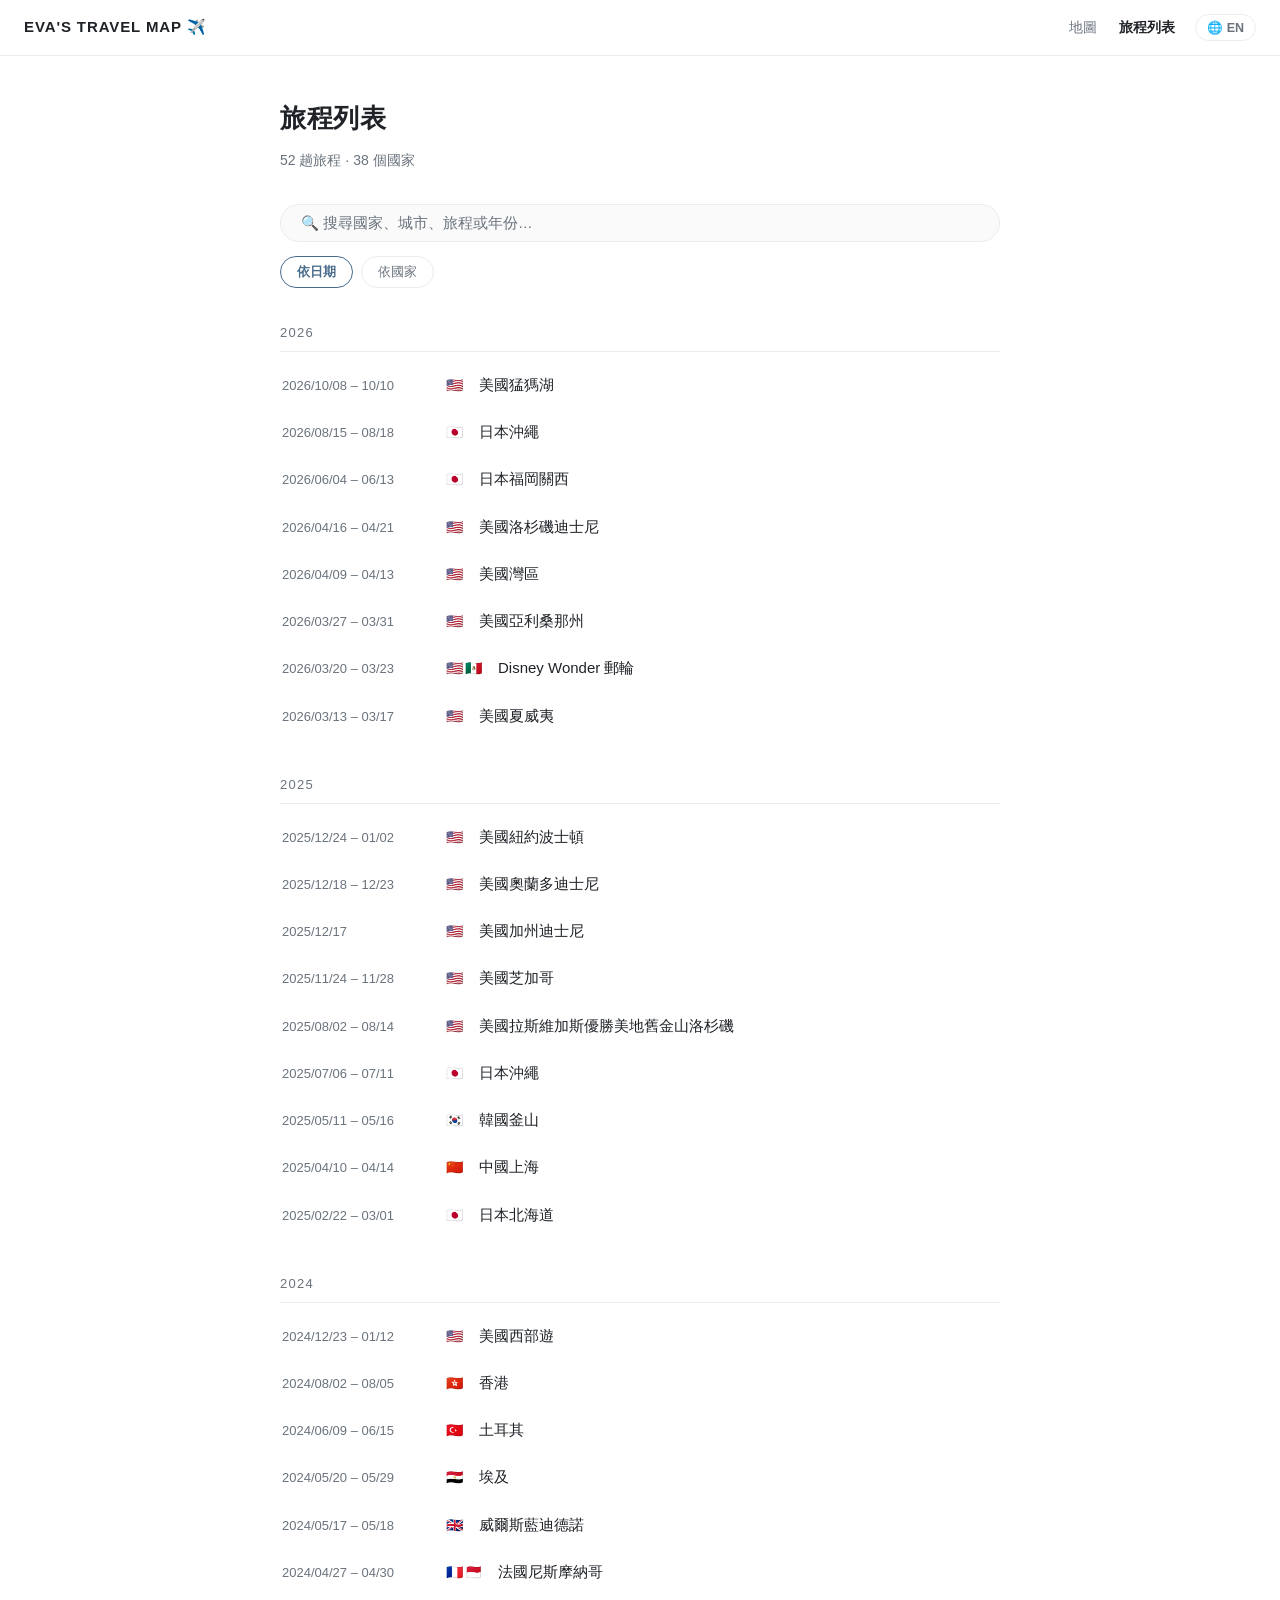
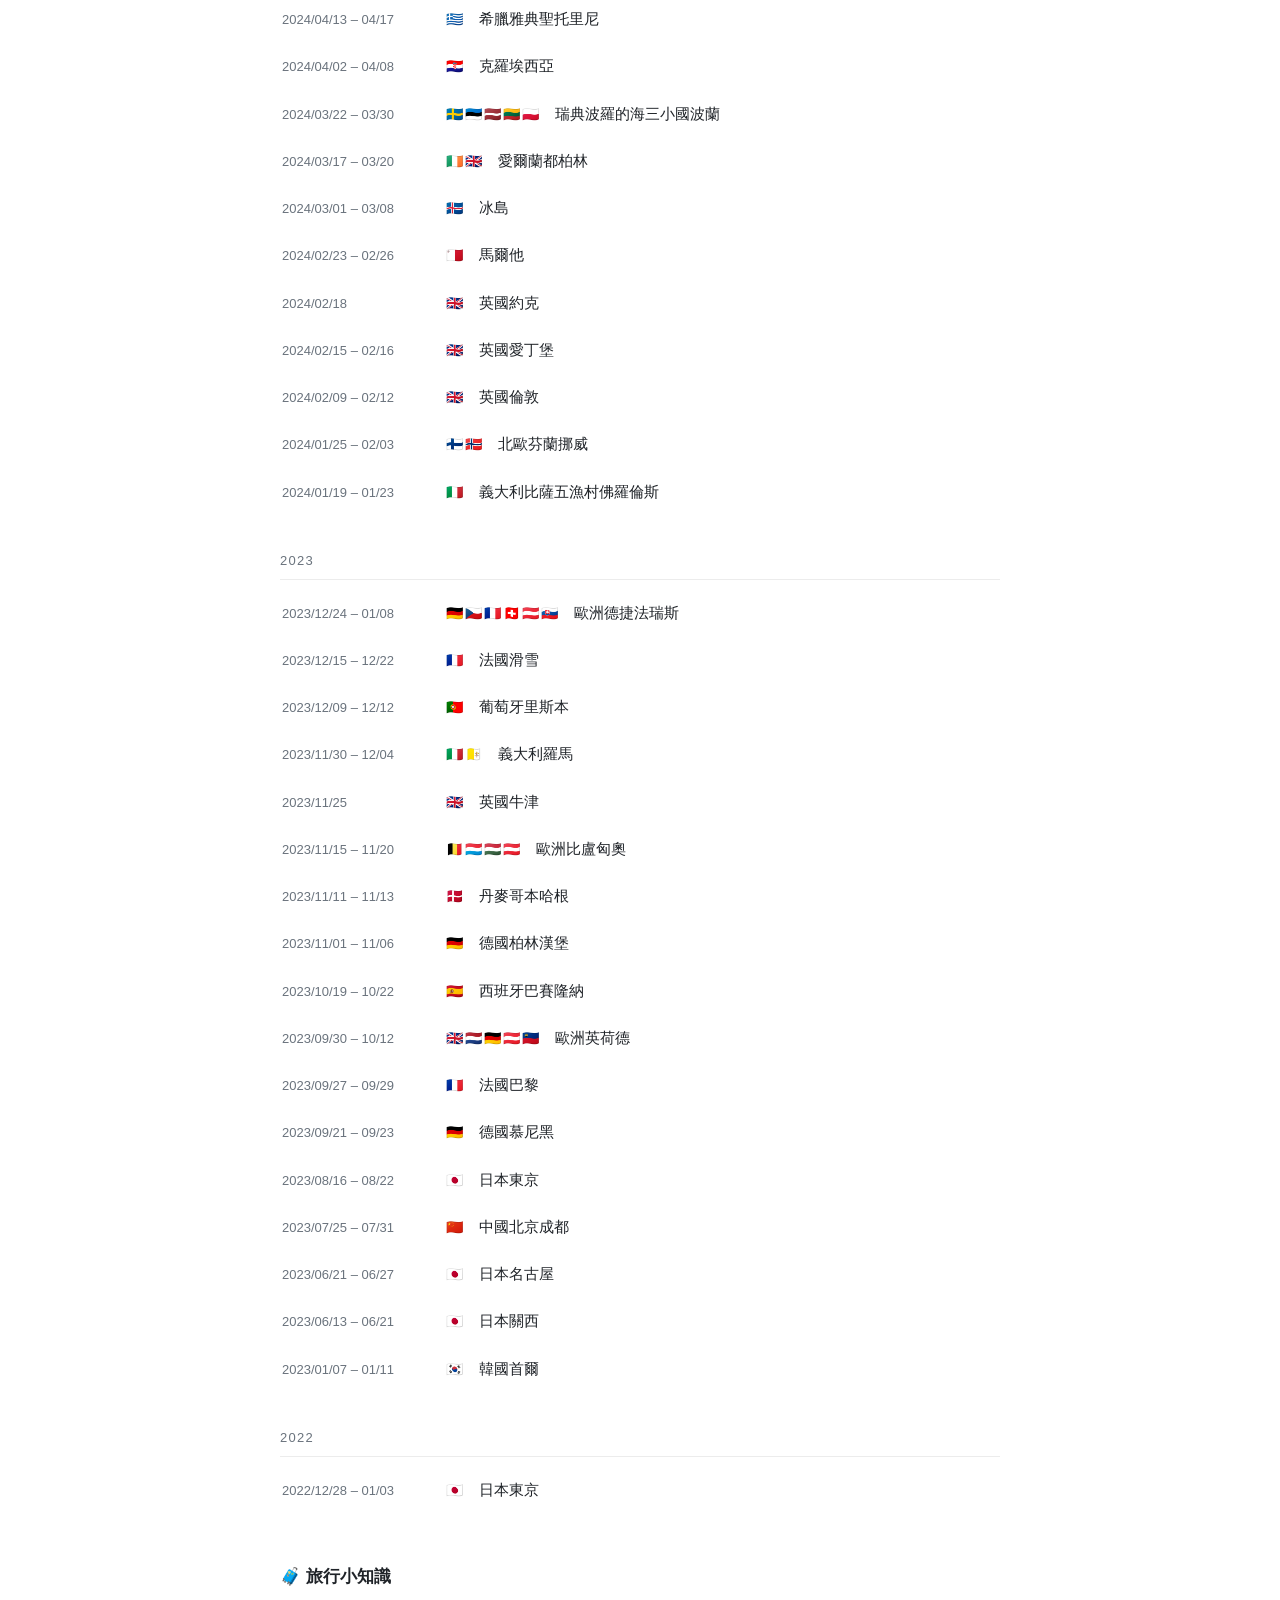
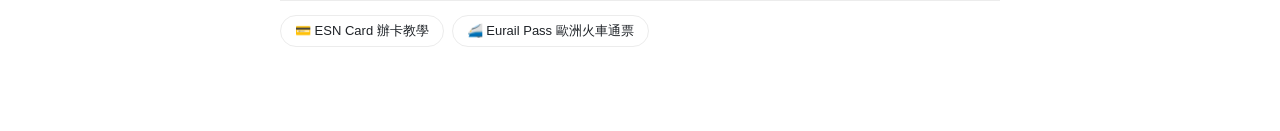
<file: list.html>
<!DOCTYPE html>
<html lang="zh-Hant">
<head>
<meta charset="UTF-8">
<meta name="viewport" content="width=device-width, initial-scale=1.0">
<title>旅程列表｜Eva's Travel Map</title>
<meta name="description" content="52 趟旅程列表，依日期或國家瀏覽，可搜尋">
<meta property="og:title" content="旅程列表｜Eva's Travel Map">
<meta property="og:description" content="52 趟旅程列表，依日期或國家瀏覽，可搜尋">
<meta property="og:type" content="website">
<meta property="og:url" content="https://yiiihua0319.github.io/travel-map/list.html">
<meta property="og:image" content="https://yiiihua0319.github.io/travel-map/assets/og-share.png">
<meta name="twitter:card" content="summary_large_image">
<link rel="icon" href="data:image/svg+xml,<svg xmlns=%22http://www.w3.org/2000/svg%22 viewBox=%220 0 100 100%22><text y=%22.9em%22 font-size=%2290%22>✈️</text></svg>">
<link rel="stylesheet" href="css/style.css?v=20260720b">
</head>
<body>
<div id="header"></div>
<main>
  <div class="container">
    <div class="page-title" id="pt"></div>
    <div class="page-sub" id="sub"></div>
    <input class="search-box" id="q" type="search" placeholder="" autocomplete="off">
    <div class="sort-toggle">
      <button id="btn-date" class="active"></button>
      <button id="btn-country"></button>
    </div>
    <div id="list"></div>
    <h2 class="sec-title" id="tips-h"></h2>
    <div class="ig-row">
      <a class="ig-chip" id="tip-esn" href="tips.html?f=esn-card"></a>
      <a class="ig-chip" id="tip-eurail" href="tips.html?f=eurail"></a>
    </div>
  </div>
</main>

<script src="js/common.js"></script>
<script>
document.getElementById('header').outerHTML = headerHTML('list');

// 靜態文案依語言填入
document.getElementById('pt').textContent = T('listTitle');
document.getElementById('sub').textContent = T('loading');
document.getElementById('q').placeholder = T('searchPh');
document.getElementById('btn-date').textContent = T('sortDate');
document.getElementById('btn-country').textContent = T('sortCountry');
document.getElementById('tips-h').textContent = T('tipsHead');
document.getElementById('tip-esn').textContent = T('tipEsn');
document.getElementById('tip-eurail').textContent = T('tipEurail');
setPageMeta(T('listTitle'), T('descList'));

let trips = [], countries = {};

// 每趟旅程可被搜尋的文字：標題＋國家名＋國碼＋城市名＋年份
function searchText(t) {
  return [
    t.title, tripTitle(t),
    ...t.countries.map(cc => (countries[cc]?.name || '') + cName(cc, countries) + cc),
    ...(t.cities || []).map(c => c.name + ' ' + cityName(c.name)),
    t.dateStart.slice(0, 4)
  ].join(' ').toLowerCase();
}
function visibleTrips() {
  const q = document.getElementById('q').value.trim().toLowerCase();
  if (!q) return trips;
  const terms = q.split(/\s+/); // 空格分隔＝AND
  return trips.filter(t => { const s = searchText(t); return terms.every(k => s.includes(k)); });
}

function flagLinks(t) {
  return t.countries.map(cc =>
    `<a href="country.html?c=${cc}&t=${t.id}" title="${cName(cc, countries)}">${flagEmoji(cc)}</a>`).join('');
}

function rowHTML(t) {
  return `<div class="trip-row">
    <span class="trip-date">${fmtRange(t)}</span>
    <span class="trip-flags">${flagLinks(t)}</span>
    <a class="trip-title" href="country.html?c=${t.countries[0]}&t=${t.id}">${tripTitle(t)}</a>
  </div>`;
}

function emptyHTML() {
  return '<div class="empty-note">' + T('noResult') + '</div>';
}

function renderByDate() {
  const vt = visibleTrips();
  if (!vt.length) { document.getElementById('list').innerHTML = emptyHTML(); return; }
  const sorted = [...vt].sort((a, b) => b.dateStart.localeCompare(a.dateStart));
  let html = '', year = '';
  for (const t of sorted) {
    const y = t.dateStart.slice(0, 4);
    if (y !== year) { year = y; html += `<div class="group-label">${y}</div>`; }
    html += rowHTML(t);
  }
  document.getElementById('list').innerHTML = html;
}

function renderByCountry() {
  const vt = visibleTrips();
  if (!vt.length) { document.getElementById('list').innerHTML = emptyHTML(); return; }
  const byC = new Map();
  for (const t of vt) for (const cc of t.countries) {
    if (!byC.has(cc)) byC.set(cc, []);
    byC.get(cc).push(t);
  }
  const order = [...byC.keys()].sort((a, b) =>
    cName(a, countries).localeCompare(cName(b, countries), isEN() ? 'en' : 'zh-Hant'));
  let html = '';
  for (const cc of order) {
    const list = byC.get(cc).sort((a, b) => b.dateStart.localeCompare(a.dateStart));
    html += `<div class="group-label"><a href="country.html?c=${cc}">${flagEmoji(cc)} ${cName(cc, countries)}${isEN() ? ` (${list.length})` : `（${list.length}）`} →</a></div>`;
    html += list.map(rowHTML).join('');
  }
  document.getElementById('list').innerHTML = html;
}

(async () => {
  const [tripsData, cData] = await Promise.all([
    loadJSON('data/trips.json'), loadJSON('data/countries.json'), I18N_READY
  ]);
  trips = tripsData.trips; countries = cData;
  const nC = new Set(trips.flatMap(t => t.countries)).size;
  const subText = () => isEN() ? `${trips.length} trips · ${nC} countries` : `${trips.length} 趟旅程 · ${nC} 個國家`;
  document.getElementById('sub').textContent = subText();
  renderByDate();

  const bd = document.getElementById('btn-date'), bc = document.getElementById('btn-country');
  bd.onclick = () => { bd.classList.add('active'); bc.classList.remove('active'); renderByDate(); };
  bc.onclick = () => { bc.classList.add('active'); bd.classList.remove('active'); renderByCountry(); };

  // 搜尋：邊打邊過濾，套用目前的排序模式
  const q = document.getElementById('q');
  q.addEventListener('input', () => {
    const vt = visibleTrips();
    document.getElementById('sub').textContent = q.value.trim()
      ? (isEN() ? `${vt.length} ${vt.length === 1 ? 'trip' : 'trips'} found` : `找到 ${vt.length} 趟旅程`)
      : subText();
    bd.classList.contains('active') ? renderByDate() : renderByCountry();
  });
})();
</script>
</body>
</html>
</file>
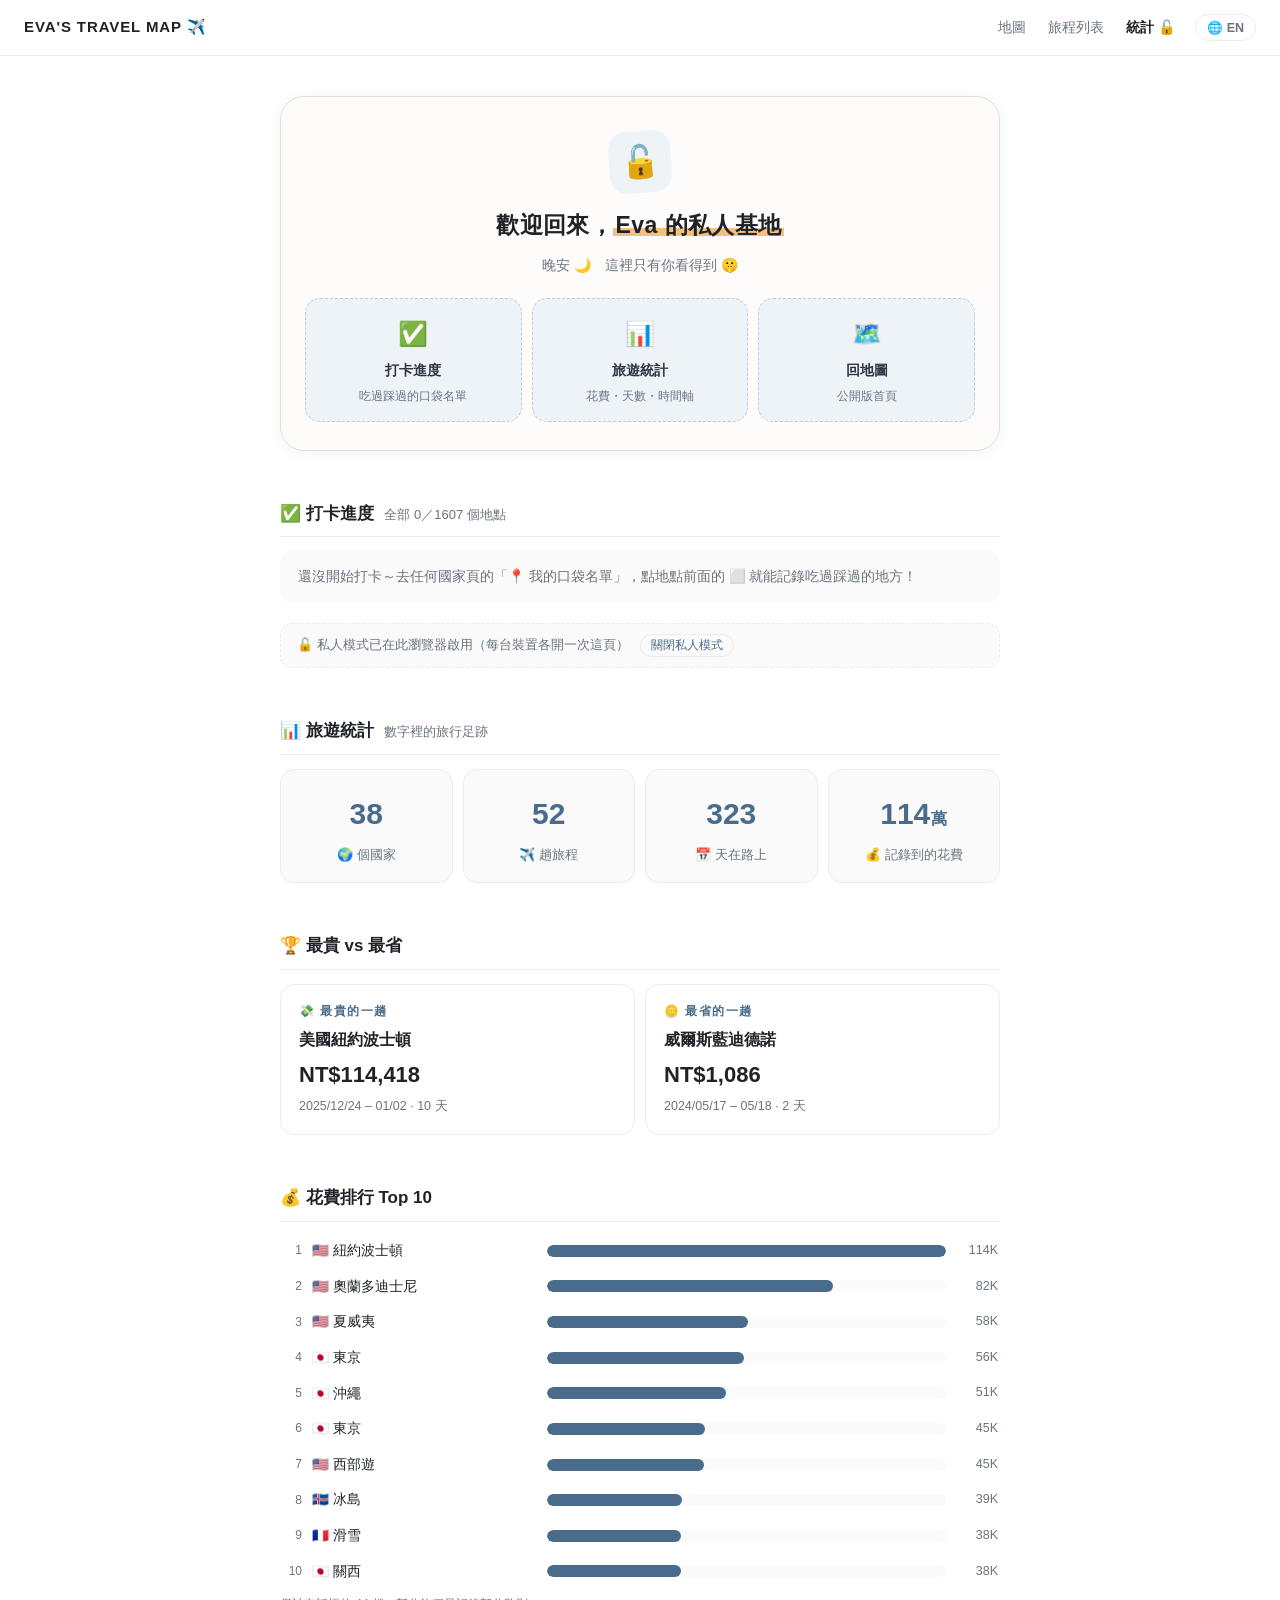
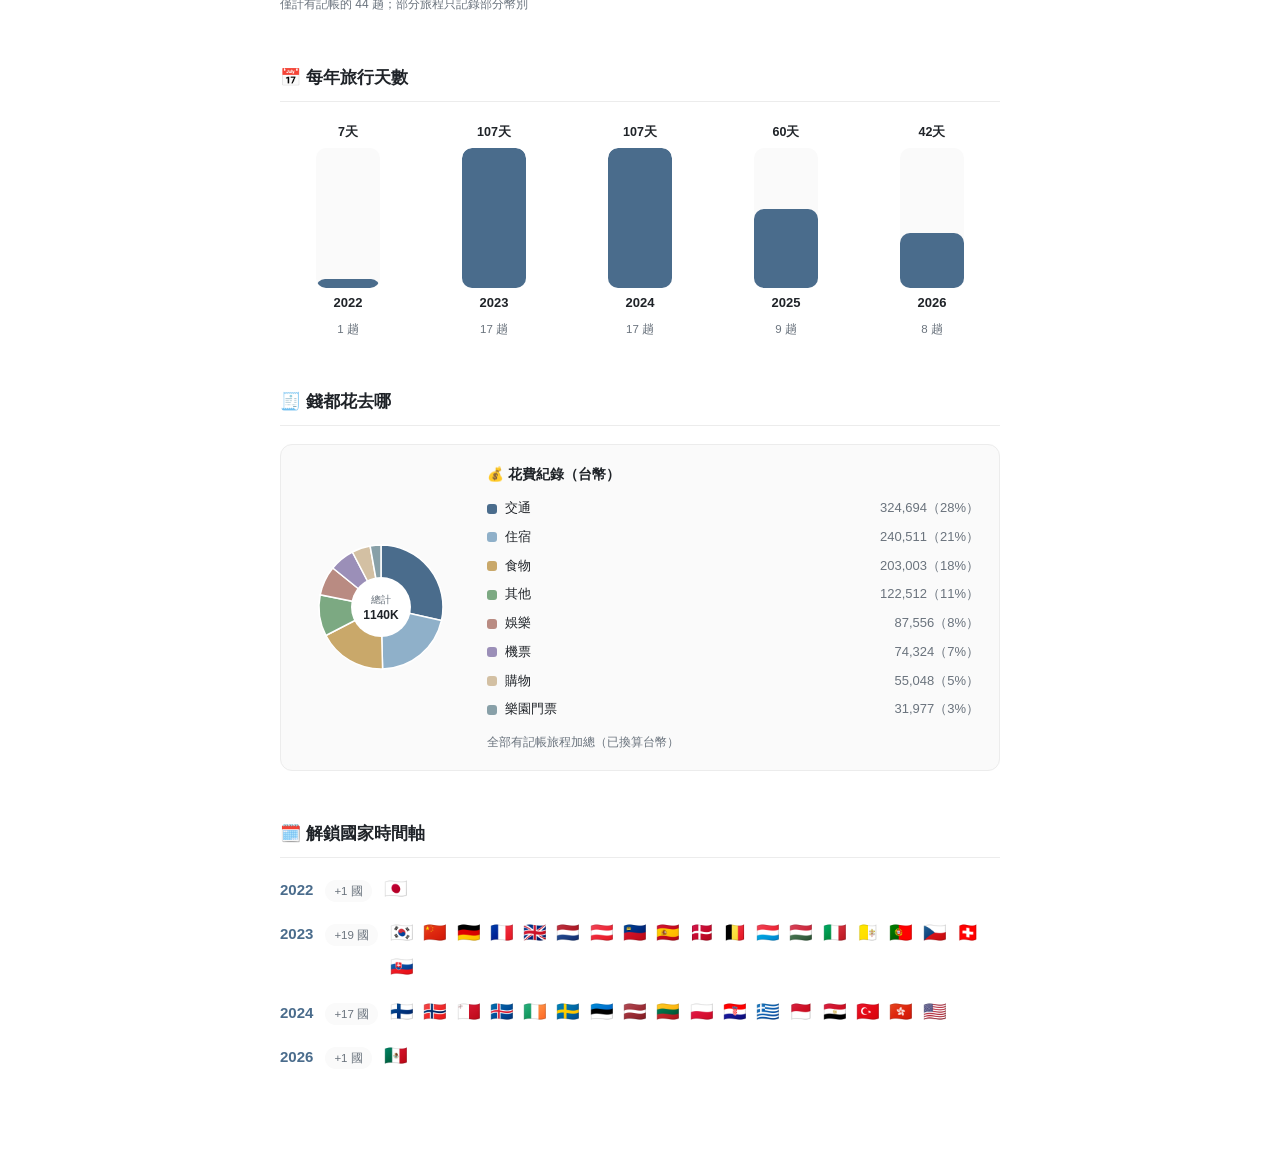
<file: stats-5c5ad412de.html>
<!DOCTYPE html>
<html lang="zh-Hant">
<head>
<meta charset="UTF-8">
<meta name="robots" content="noindex,nofollow">
<meta name="viewport" content="width=device-width, initial-scale=1.0">
<title>私人基地｜Eva's Travel Map</title>
<link rel="icon" href="data:image/svg+xml,<svg xmlns=%22http://www.w3.org/2000/svg%22 viewBox=%220 0 100 100%22><text y=%22.9em%22 font-size=%2290%22>🔓</text></svg>">
<link rel="stylesheet" href="css/style.css?v=20260720b">
<style>
  /* 私人基地限定風格（跟可愛說明書同款：暖白＋淡藍＋杏色螢光筆） */
  .base-hero {
    text-align: center;
    background: #fdfcfa;
    border: 1.5px solid #e3e0da;
    border-radius: 24px;
    padding: 34px 24px 28px;
    margin-bottom: 26px;
    box-shadow: 0 2px 14px rgba(74,108,140,.08);
  }
  .base-hero .stk {
    width: 62px; height: 62px;
    margin: 0 auto 12px;
    display: grid; place-items: center;
    background: #eef3f8;
    border-radius: 18px;
    font-size: 32px;
    transform: rotate(-4deg);
  }
  .base-hero h1 { font-size: 23px; font-weight: 800; letter-spacing: .02em; }
  .base-hero h1 em {
    font-style: normal;
    background: linear-gradient(transparent 62%, #f2c17d 62%, #f2c17d 92%, transparent 92%);
    padding: 0 2px;
  }
  .base-hero .hi { margin-top: 8px; color: #6b7684; font-size: 14px; }
  .base-menu { display: grid; grid-template-columns: repeat(auto-fit, minmax(150px, 1fr)); gap: 10px; margin-top: 20px; }
  .base-menu a {
    display: flex; flex-direction: column; align-items: center; gap: 4px;
    background: #eef3f8;
    border: 1.5px dashed #b9c9d9;
    border-radius: 15px;
    padding: 14px 10px;
    color: #2b3440; font-size: 13.5px; font-weight: 700;
  }
  .base-menu a:hover { border-color: #4a6c8c; opacity: 1; }
  .base-menu a span { font-size: 24px; }
  .base-menu a i { font-style: normal; }
  .base-menu a small { font-weight: 400; color: #6b7684; font-size: 11.5px; }
  /* 打卡進度 */
  .vp-row {
    display: flex; align-items: center; gap: 10px;
    padding: 7px 4px; border-radius: 10px;
    color: var(--text); font-size: 14px;
  }
  .vp-row:hover { background: var(--bg-soft); opacity: 1; }
  .vp-flag { flex: none; font-size: 18px; }
  .vp-name { flex: 0 0 110px; white-space: nowrap; overflow: hidden; text-overflow: ellipsis; }
  .vp-track { flex: 1; height: 11px; background: var(--bg-soft); border-radius: 999px; overflow: hidden; }
  .vp-fill { display: block; height: 100%; background: #7ca982; border-radius: 999px; }
  .vp-n { flex: none; width: 64px; text-align: right; font-size: 12.5px; color: var(--text-soft); font-variant-numeric: tabular-nums; }
  .vp-empty { font-size: 13.5px; color: var(--text-soft); background: var(--bg-soft); border-radius: 12px; padding: 14px 18px; }
  @media (max-width: 480px) { .vp-name { flex-basis: 84px; font-size: 13px; } }
</style>
</head>
<body>
<div id="header"></div>
<main>
  <div class="container">
    <div class="base-hero">
      <div class="stk">🔓</div>
      <h1 id="base-h1"></h1>
      <p class="hi" id="greet"></p>
      <div class="base-menu">
        <a href="#checkin"><span>✅</span><i id="m1"></i><small id="m1s"></small></a>
        <a href="#stats"><span>📊</span><i id="m2"></i><small id="m2s"></small></a>
        <a href="index.html"><span>🗺️</span><i id="m3"></i><small id="m3s"></small></a>
      </div>
    </div>
    <div id="checkin-sec"></div>
    <div id="stats-anchor"></div>
    <div id="content"></div>
  </div>
</main>

<script src="js/common.js"></script>
<script>
// 這頁是私人模式的鑰匙：開過一次，這個瀏覽器就解鎖（統計連結＋口袋名單打卡勾勾）
localStorage.setItem('tm_priv', '1');
document.getElementById('header').outerHTML = headerHTML('stats');

setPageMeta(T('privTitle'));
document.getElementById('content').textContent = T('loading');
document.getElementById('base-h1').innerHTML = T('baseWelcome') + `<em>${T('baseName')}</em>`;
const MENU = [['m1', 'menuCheckin', 'menuCheckinS'], ['m2', 'menuStats', 'menuStatsS'], ['m3', 'menuMap', 'menuMapS']];
for (const [id, k, ks] of MENU) {
  document.getElementById(id).textContent = T(k);
  document.getElementById(id + 's').textContent = T(ks);
}

// 依時間打招呼
{
  const h = new Date().getHours();
  const g = h < 5 ? T('greetNight') : h < 11 ? T('greetMorning') : h < 18 ? T('greetNoon') : T('greetEvening');
  document.getElementById('greet').textContent = g + (isEN() ? '  ' : '　') + T('baseOnlyYou');
}

(async () => {
  const [tripsData, countries, placesData] = await Promise.all([
    loadJSON('data/trips.json'), loadJSON('data/countries.json'),
    loadJSON('data/places.json').catch(() => ({})), I18N_READY
  ]);
  const trips = tripsData.trips;
  const el = document.getElementById('content');

  // ── ✅ 打卡進度（各國口袋名單 去過/總數）──
  {
    const visited = getVisited();
    const rows = [];
    let gTot = 0, gDone = 0;
    for (const cc in placesData) {
      let tot = 0, done = 0;
      for (const g of placesData[cc]) for (const p of g.places) { tot++; if (visited.has(p.url)) done++; }
      gTot += tot; gDone += done;
      if (tot) rows.push({ cc, tot, done });
    }
    rows.sort((a, b) => b.done - a.done || b.tot - a.tot);
    const sec = document.getElementById('checkin-sec');
    let h = `<h2 class="sec-title" id="checkin">${T('ckTitle')} <span class="pl-count">${isEN() ? `${gDone} / ${gTot} places overall` : `全部 ${gDone}／${gTot} 個地點`}</span></h2>`;
    if (!gDone) {
      h += `<div class="vp-empty">${T('ckEmpty')}</div>`;
    } else {
      const shown = rows.filter(r => r.done);
      h += shown.map(r => `<a class="vp-row" href="country.html?c=${r.cc}">
        <span class="vp-flag">${flagEmoji(r.cc)}</span>
        <span class="vp-name">${cName(r.cc, countries)}</span>
        <span class="vp-track"><span class="vp-fill" style="width:${(r.done / r.tot * 100).toFixed(1)}%"></span></span>
        <span class="vp-n">${r.done}／${r.tot}</span>
      </a>`).join('');
      const rest = rows.length - shown.length;
      if (rest > 0) h += `<p class="stat-note">${isEN() ? `${rest} more ${rest === 1 ? 'country' : 'countries'} with nothing ticked off yet 💪` : `還有 ${rest} 個國家沒開張，加油打卡 💪`}</p>`;
    }
    h += `<div class="priv-note" style="margin-top:20px">${T('privOn')}
      <button id="priv-off">${T('privOff')}</button></div>`;
    sec.innerHTML = h;
    document.getElementById('priv-off').onclick = () => {
      localStorage.removeItem('tm_priv');
      alert(T('privOffMsg'));
      location.href = 'index.html';
    };
  }

  const days = t => Math.round((new Date(t.dateEnd) - new Date(t.dateStart)) / 86400000) + 1;
  const total = t => t.expenses ? Object.values(t.expenses.items).reduce((a, b) => a + b, 0) : null;
  const nt = v => 'NT$' + Math.round(v).toLocaleString();

  // ── 總覽 ──
  const nC = new Set(trips.flatMap(t => t.countries)).size;
  const totalDays = trips.reduce((s, t) => s + days(t), 0);
  const withE = trips.filter(t => t.expenses);
  const grand = withE.reduce((s, t) => s + total(t), 0);

  let html = `<h2 class="sec-title" id="stats">${T('statsTitle')} <span class="pl-count">${T('statsSub')}</span></h2>
  <div class="stat-grid">
    <div class="stat-card"><span class="stat-n" data-to="${nC}">0</span><span class="stat-l">${T('statCountriesL')}</span></div>
    <div class="stat-card"><span class="stat-n" data-to="${trips.length}">0</span><span class="stat-l">${T('statTripsL')}</span></div>
    <div class="stat-card"><span class="stat-n" data-to="${totalDays}">0</span><span class="stat-l">${T('statDaysL')}</span></div>
    <div class="stat-card"><span class="stat-n"><span data-to="${isEN() ? Math.round(grand / 1000) : Math.round(grand / 10000)}">0</span><small>${isEN() ? 'K' : '萬'}</small></span><span class="stat-l">${T('statSpendL')}</span></div>
  </div>`;

  // ── 最貴/最省 ──
  const ranked = [...withE].sort((a, b) => total(b) - total(a));
  const hi = ranked[0], lo = ranked[ranked.length - 1];
  const tripLink = t => `country.html?c=${t.countries[0]}&t=${t.id}`;
  html += `<h2 class="sec-title">${T('hiloTitle')}</h2>
  <div class="hilo">
    <a class="hilo-card" href="${tripLink(hi)}">
      <span class="hilo-tag">${T('hiloHigh')}</span>
      <b>${tripTitle(hi)}</b>
      <span class="hilo-amt">${nt(total(hi))}</span>
      <span class="hilo-days">${fmtRange(hi)} · ${nDays(days(hi))}</span>
    </a>
    <a class="hilo-card" href="${tripLink(lo)}">
      <span class="hilo-tag">${T('hiloLow')}</span>
      <b>${tripTitle(lo)}</b>
      <span class="hilo-amt">${nt(total(lo))}</span>
      <span class="hilo-days">${fmtRange(lo)} · ${nDays(days(lo))}</span>
    </a>
  </div>`;

  // ── 花費排行 Top 10 ──
  const top = ranked.slice(0, 10);
  const maxT = total(top[0]);
  html += `<h2 class="sec-title">${T('topTitle')}</h2><div class="hbars">` +
    top.map((t, i) => `<a class="hbar" href="${tripLink(t)}">
      <span class="hbar-rank">${i + 1}</span>
      <span class="hbar-label">${flagEmoji(t.countries[0])} ${shortTitle(t, countries)}</span>
      <span class="hbar-track"><span class="hbar-fill" style="width:${(total(t) / maxT * 100).toFixed(1)}%"></span></span>
      <span class="hbar-val">${Math.round(total(t) / 1000)}K</span>
    </a>`).join('') + `</div>
    <p class="stat-note">${isEN()
      ? `Based on the ${withE.length} trips with recorded expenses; some trips only track certain currencies`
      : `僅計有記帳的 ${withE.length} 趟；部分旅程只記錄部分幣別`}</p>`;

  // ── 每年旅行天數 ──
  const byY = {};
  for (const t of trips) { const y = t.dateStart.slice(0, 4); byY[y] = byY[y] || { d: 0, n: 0 }; byY[y].d += days(t); byY[y].n++; }
  const years = Object.keys(byY).sort();
  const maxD = Math.max(...years.map(y => byY[y].d));
  html += `<h2 class="sec-title">${T('yearTitle')}</h2><div class="ybars">` +
    years.map(y => `<div class="ybar">
      <span class="ybar-val">${isEN() ? byY[y].d + 'd' : byY[y].d + '天'}</span>
      <span class="ybar-track"><span class="ybar-fill" style="height:${(byY[y].d / maxD * 100).toFixed(1)}%"></span></span>
      <span class="ybar-year">${y}</span>
      <span class="ybar-trips">${isEN() ? `${byY[y].n} ${byY[y].n === 1 ? 'trip' : 'trips'}` : `${byY[y].n} 趟`}</span>
    </div>`).join('') + '</div>';

  // ── 錢都花去哪（類別總覽圓餅圖）──
  const cat = {};
  for (const t of withE) for (const [k, v] of Object.entries(t.expenses.items)) cat[k] = (cat[k] || 0) + v;
  const sorted = Object.entries(cat).sort((a, b) => b[1] - a[1]);
  const items = {};
  sorted.slice(0, 7).forEach(([k, v]) => items[k] = (items[k] || 0) + Math.round(v));
  const rest = sorted.slice(7).reduce((s, [, v]) => s + v, 0);
  if (rest) items['其他'] = (items['其他'] || 0) + Math.round(rest);
  html += `<h2 class="sec-title">${T('whereTitle')}</h2>` +
    pieChartHTML({ currency: 'TWD', items, note: '全部有記帳旅程加總（已換算台幣）' });

  // ── 造訪國家時間軸（首次踩點）──
  const first = {};
  for (const t of [...trips].sort((a, b) => a.dateStart.localeCompare(b.dateStart)))
    for (const cc of t.countries) if (!first[cc]) first[cc] = t.dateStart.slice(0, 4);
  const byYear = {};
  for (const [cc, y] of Object.entries(first)) (byYear[y] = byYear[y] || []).push(cc);
  html += `<h2 class="sec-title">${T('unlockTitle')}</h2><div class="tl">` +
    Object.keys(byYear).sort().map(y => `<div class="tl-row">
      <span class="tl-year">${y}</span>
      <span class="tl-n">+${byYear[y].length}${isEN() ? '' : ' 國'}</span>
      <span class="tl-flags">${byYear[y].map(cc =>
        `<a href="country.html?c=${cc}" title="${cName(cc, countries)}">${flagEmoji(cc)}</a>`).join(' ')}</span>
    </div>`).join('') + '</div>';

  el.innerHTML = html;

  // 總覽卡數字滾動動畫（與首頁統計框同款 easeOutCubic）
  el.querySelectorAll('[data-to]').forEach(n => {
    const to = +n.dataset.to, t0 = performance.now(), dur = 1400;
    const ease = x => 1 - Math.pow(1 - x, 3);
    (function frame(now) {
      const p = Math.min(1, (now - t0) / dur);
      n.textContent = Math.round(to * ease(p)).toLocaleString();
      if (p < 1) requestAnimationFrame(frame);
    })(t0);
  });
})();
</script>
</body>
</html>
</file>
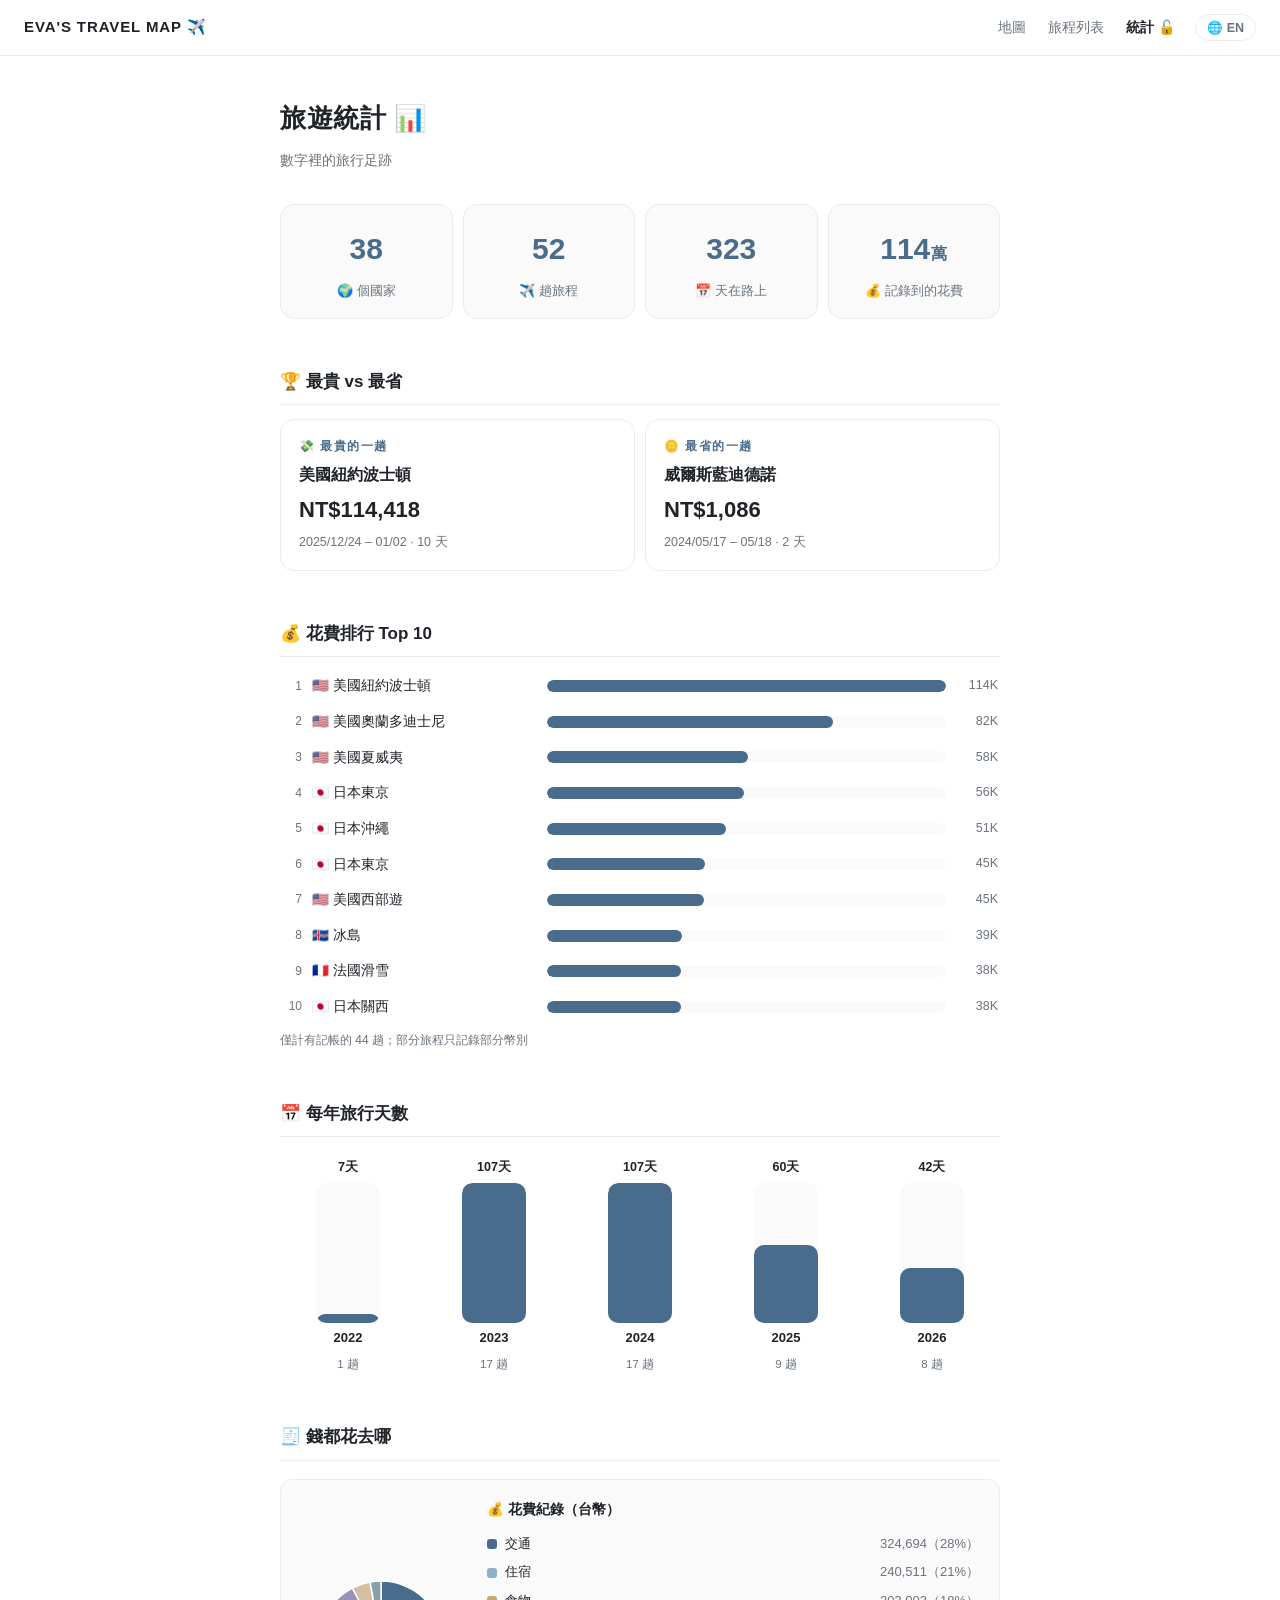
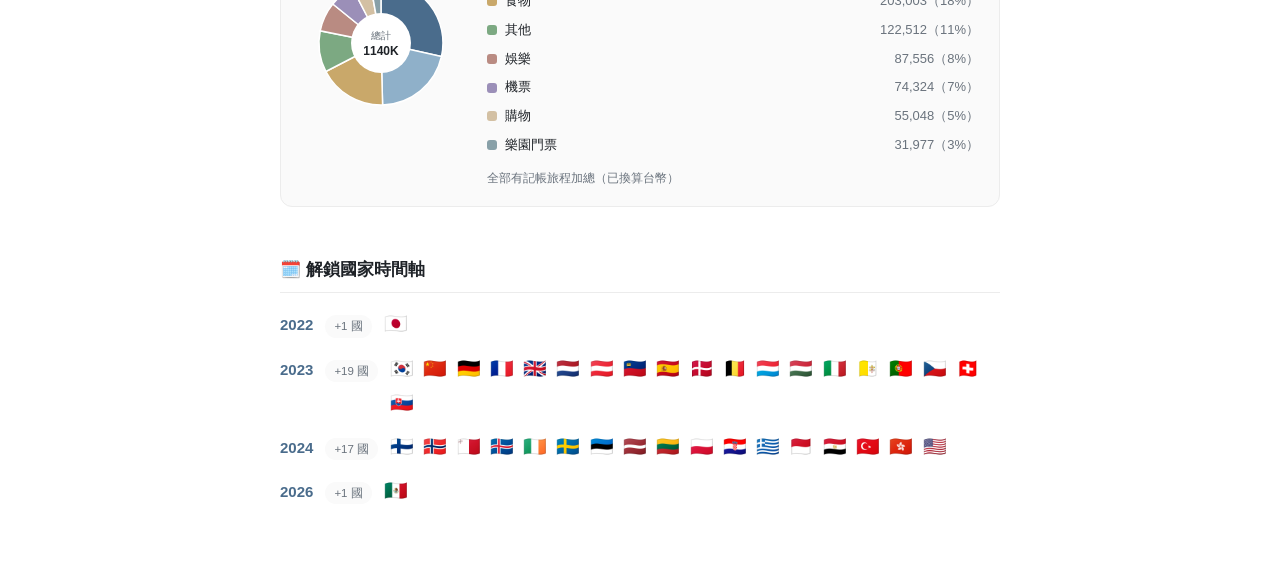
<file: stats.html>
<!DOCTYPE html>
<html lang="zh-Hant">
<head>
<meta charset="UTF-8">
<meta name="viewport" content="width=device-width, initial-scale=1.0">
<title>旅遊統計｜Eva's Travel Map</title>
<meta name="description" content="Eva 的旅遊數據：總花費排行、每年旅行天數、造訪國家時間軸">
<meta property="og:title" content="旅遊統計｜Eva's Travel Map">
<meta property="og:description" content="38 國 48 趟旅程的數據總覽">
<meta property="og:type" content="website">
<meta property="og:url" content="https://yiiihua0319.github.io/travel-map/stats.html">
<link rel="icon" href="data:image/svg+xml,<svg xmlns=%22http://www.w3.org/2000/svg%22 viewBox=%220 0 100 100%22><text y=%22.9em%22 font-size=%2290%22>✈️</text></svg>">
<link rel="stylesheet" href="css/style.css?v=20260705m">
</head>
<body>
<div id="header"></div>
<main>
  <div class="container">
    <div class="page-title">旅遊統計 📊</div>
    <div class="page-sub">數字裡的旅行足跡</div>
    <div id="content">載入中…</div>
  </div>
</main>

<script src="js/common.js"></script>
<script>
document.getElementById('header').outerHTML = headerHTML('stats');

(async () => {
  const [tripsData, countries] = await Promise.all([
    loadJSON('data/trips.json'), loadJSON('data/countries.json')
  ]);
  const trips = tripsData.trips;
  const el = document.getElementById('content');

  const days = t => Math.round((new Date(t.dateEnd) - new Date(t.dateStart)) / 86400000) + 1;
  const total = t => t.expenses ? Object.values(t.expenses.items).reduce((a, b) => a + b, 0) : null;
  const nt = v => 'NT$' + Math.round(v).toLocaleString();

  // ── 總覽 ──
  const nC = new Set(trips.flatMap(t => t.countries)).size;
  const totalDays = trips.reduce((s, t) => s + days(t), 0);
  const withE = trips.filter(t => t.expenses);
  const grand = withE.reduce((s, t) => s + total(t), 0);

  let html = `<div class="stat-grid">
    <div class="stat-card"><span class="stat-n">${nC}</span><span class="stat-l">🌍 個國家</span></div>
    <div class="stat-card"><span class="stat-n">${trips.length}</span><span class="stat-l">✈️ 趟旅程</span></div>
    <div class="stat-card"><span class="stat-n">${totalDays}</span><span class="stat-l">📅 天在路上</span></div>
    <div class="stat-card"><span class="stat-n">${Math.round(grand / 10000)}<small>萬</small></span><span class="stat-l">💰 記錄到的花費</span></div>
  </div>`;

  // ── 最貴/最省 ──
  const ranked = [...withE].sort((a, b) => total(b) - total(a));
  const hi = ranked[0], lo = ranked[ranked.length - 1];
  const tripLink = t => `country.html?c=${t.countries[0]}&t=${t.id}`;
  html += `<h2 class="sec-title">🏆 最貴 vs 最省</h2>
  <div class="hilo">
    <a class="hilo-card" href="${tripLink(hi)}">
      <span class="hilo-tag">💸 最貴的一趟</span>
      <b>${hi.title}</b>
      <span class="hilo-amt">${nt(total(hi))}</span>
      <span class="hilo-days">${fmtRange(hi)} · ${days(hi)} 天</span>
    </a>
    <a class="hilo-card" href="${tripLink(lo)}">
      <span class="hilo-tag">🪙 最省的一趟</span>
      <b>${lo.title}</b>
      <span class="hilo-amt">${nt(total(lo))}</span>
      <span class="hilo-days">${fmtRange(lo)} · ${days(lo)} 天</span>
    </a>
  </div>`;

  // ── 花費排行 Top 10 ──
  const top = ranked.slice(0, 10);
  const maxT = total(top[0]);
  html += `<h2 class="sec-title">💰 花費排行 Top 10</h2><div class="hbars">` +
    top.map((t, i) => `<a class="hbar" href="${tripLink(t)}">
      <span class="hbar-rank">${i + 1}</span>
      <span class="hbar-label">${flagEmoji(t.countries[0])} ${t.title}</span>
      <span class="hbar-track"><span class="hbar-fill" style="width:${(total(t) / maxT * 100).toFixed(1)}%"></span></span>
      <span class="hbar-val">${Math.round(total(t) / 1000)}K</span>
    </a>`).join('') + `</div>
    <p class="stat-note">僅計有記帳的 ${withE.length} 趟；部分旅程只記錄部分幣別</p>`;

  // ── 每年旅行天數 ──
  const byY = {};
  for (const t of trips) { const y = t.dateStart.slice(0, 4); byY[y] = byY[y] || { d: 0, n: 0 }; byY[y].d += days(t); byY[y].n++; }
  const years = Object.keys(byY).sort();
  const maxD = Math.max(...years.map(y => byY[y].d));
  html += `<h2 class="sec-title">📅 每年旅行天數</h2><div class="ybars">` +
    years.map(y => `<div class="ybar">
      <span class="ybar-val">${byY[y].d}天</span>
      <span class="ybar-track"><span class="ybar-fill" style="height:${(byY[y].d / maxD * 100).toFixed(1)}%"></span></span>
      <span class="ybar-year">${y}</span>
      <span class="ybar-trips">${byY[y].n} 趟</span>
    </div>`).join('') + '</div>';

  // ── 錢都花去哪（類別總覽圓餅圖）──
  const cat = {};
  for (const t of withE) for (const [k, v] of Object.entries(t.expenses.items)) cat[k] = (cat[k] || 0) + v;
  const sorted = Object.entries(cat).sort((a, b) => b[1] - a[1]);
  const items = {};
  sorted.slice(0, 7).forEach(([k, v]) => items[k] = (items[k] || 0) + Math.round(v));
  const rest = sorted.slice(7).reduce((s, [, v]) => s + v, 0);
  if (rest) items['其他'] = (items['其他'] || 0) + Math.round(rest);
  html += '<h2 class="sec-title">🧾 錢都花去哪</h2>' +
    pieChartHTML({ currency: 'TWD', items, note: '全部有記帳旅程加總（已換算台幣）' });

  // ── 造訪國家時間軸（首次踩點）──
  const first = {};
  for (const t of [...trips].sort((a, b) => a.dateStart.localeCompare(b.dateStart)))
    for (const cc of t.countries) if (!first[cc]) first[cc] = t.dateStart.slice(0, 4);
  const byYear = {};
  for (const [cc, y] of Object.entries(first)) (byYear[y] = byYear[y] || []).push(cc);
  html += '<h2 class="sec-title">🗓️ 解鎖國家時間軸</h2><div class="tl">' +
    Object.keys(byYear).sort().map(y => `<div class="tl-row">
      <span class="tl-year">${y}</span>
      <span class="tl-n">+${byYear[y].length} 國</span>
      <span class="tl-flags">${byYear[y].map(cc =>
        `<a href="country.html?c=${cc}" title="${countries[cc]?.name || cc}">${flagEmoji(cc)}</a>`).join(' ')}</span>
    </div>`).join('') + '</div>';

  el.innerHTML = html;
})();
</script>
</body>
</html>
</file>
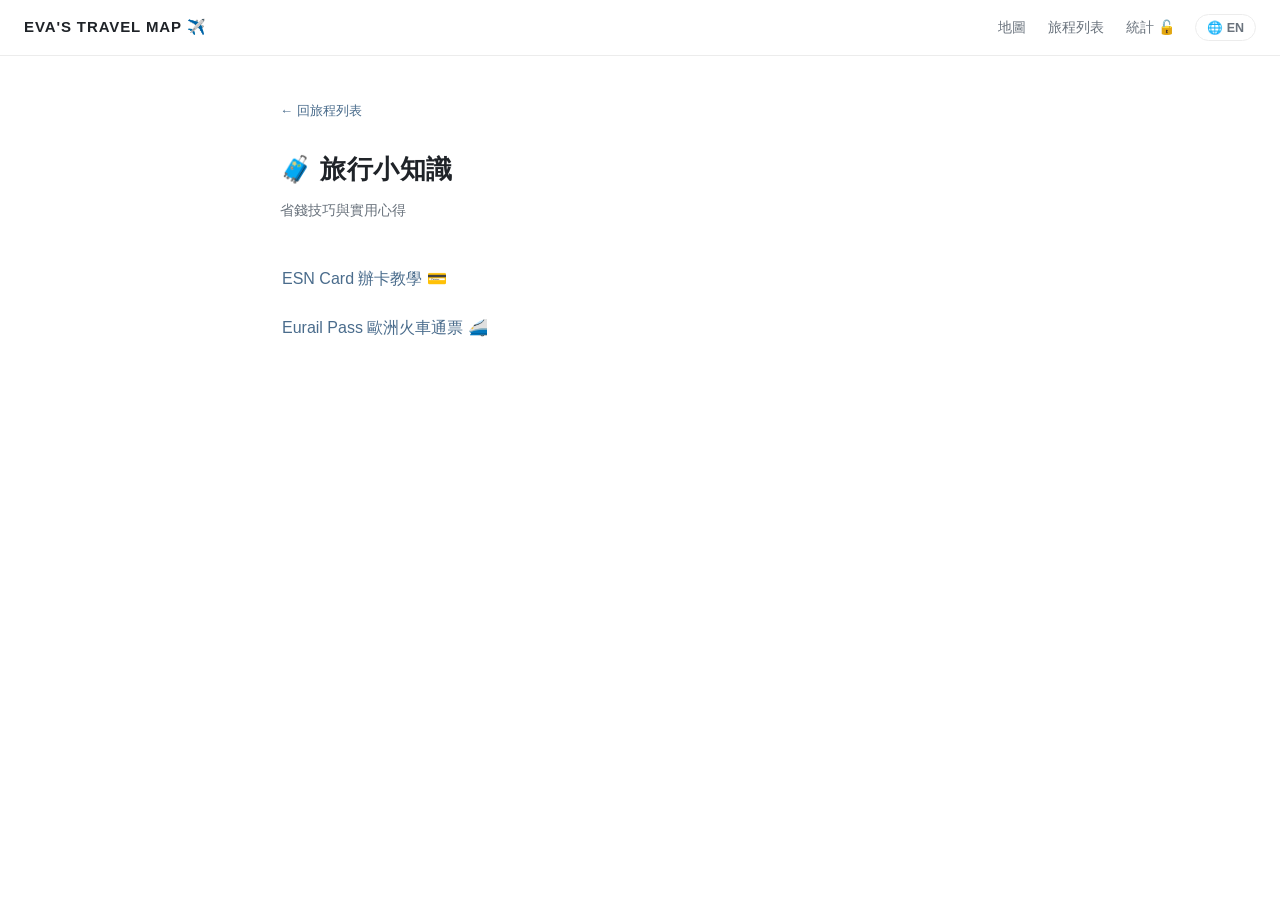
<file: tips.html>
<!DOCTYPE html>
<html lang="zh-Hant">
<head>
<meta charset="UTF-8">
<meta name="viewport" content="width=device-width, initial-scale=1.0">
<title>旅行小知識｜Eva's Travel Map</title>
<meta name="description" content="Eva 的歐洲旅行省錢技巧：ESN 卡、Eurail Pass 使用心得">
<meta property="og:image" content="https://yiiihua0319.github.io/travel-map/assets/og-share.png">
<meta name="twitter:card" content="summary_large_image">
<link rel="icon" href="data:image/svg+xml,<svg xmlns=%22http://www.w3.org/2000/svg%22 viewBox=%220 0 100 100%22><text y=%22.9em%22 font-size=%2290%22>✈️</text></svg>">
<link rel="stylesheet" href="css/style.css?v=20260720b">
</head>
<body>
<div id="header"></div>
<main>
  <div class="container">
    <a class="back-link" id="back" href="list.html"></a>
    <div id="content"></div>
  </div>
</main>

<script src="js/common.js"></script>
<script>
document.getElementById('header').outerHTML = headerHTML('');
document.getElementById('back').textContent = T('backToList');
document.getElementById('content').textContent = T('loading');

// 白名單：可顯示的小知識文章
const TIPS = {
  'esn-card': { file: 'data/medium/esn-card.md', title: isEN() ? 'How to get an ESN Card 💳' : 'ESN Card 辦卡教學 💳' },
  'eurail':   { file: 'data/medium/eurail.md',   title: isEN() ? 'Eurail Pass explained 🚄' : 'Eurail Pass 歐洲火車通票 🚄' },
};

(async () => {
  const key = new URLSearchParams(location.search).get('f');
  const el = document.getElementById('content');
  const tip = TIPS[key];

  if (!tip) {
    // 沒指定就列出全部
    setPageMeta(T('tipsHead').replace(/^\S+\s*/, ''), T('descTips'));
    el.innerHTML = `<div class="page-title">${T('tipsHead')}</div>` +
      `<div class="page-sub">${T('tipsSub')}</div>` +
      Object.entries(TIPS).map(([k, v]) =>
        `<div class="trip-row"><a href="tips.html?f=${k}">${v.title}</a></div>`).join('');
    return;
  }
  setPageMeta(tip.title, T('descTips'));
  const en = isEN() ? await loadText(enPath(tip.file)) : null;
  const md = en || await loadText(tip.file);
  el.innerHTML = (isEN() && md && !en ? `<p class="cn-only" style="margin-top:0">${T('cnOnly')}</p>` : '') + (md
    ? '<div class="md-section" style="margin-top:0"><div class="md-body">' + renderMD(md) + '</div></div>'
    : '<div class="empty-note">' + T('tipLoadFail') + '</div>');
})();
</script>
</body>
</html>
</file>
<file: css/style.css>
:root {
  --text: #1f2328;
  --text-soft: #6a737d;
  --accent: #4a6c8c;
  --line: #ececec;
  --bg: #ffffff;
  --bg-soft: #fafafa;
}

* { margin: 0; padding: 0; box-sizing: border-box; }

body {
  font-family: -apple-system, BlinkMacSystemFont, "Noto Sans TC", "PingFang TC", "Microsoft JhengHei", sans-serif;
  color: var(--text);
  background: var(--bg);
  line-height: 1.75;
  -webkit-font-smoothing: antialiased;
}

a { color: var(--accent); text-decoration: none; }
a:hover { opacity: .75; }

/* ---------- header ---------- */
.site-header {
  position: fixed;
  top: 0; left: 0; right: 0;
  height: 56px;
  display: flex;
  align-items: center;
  justify-content: space-between;
  padding: 0 24px;
  background: rgba(255,255,255,.92);
  backdrop-filter: blur(8px);
  border-bottom: 1px solid var(--line);
  z-index: 1000;
}
.site-header .logo {
  font-weight: 600;
  letter-spacing: .06em;
  color: var(--text);
  font-size: 15px;
}
.site-header nav a {
  margin-left: 22px;
  font-size: 14px;
  color: var(--text-soft);
}
.site-header nav a.active { color: var(--text); font-weight: 600; }
.site-header nav { display: flex; align-items: center; }
.lang-btn {
  margin-left: 20px;
  padding: 5px 11px;
  border: 1px solid var(--line);
  border-radius: 999px;
  background: #fff;
  color: var(--text-soft);
  font-size: 12.5px;
  font-weight: 600;
  font-family: inherit;
  cursor: pointer;
  white-space: nowrap;
}
.lang-btn:hover { border-color: var(--accent); color: var(--accent); }
/* 英文介面下提醒：行程／遊記內文只有中文版 */
.cn-only {
  font-size: 13px;
  color: var(--text-soft);
  background: var(--bg-soft);
  border-left: 3px solid var(--line);
  border-radius: 0 8px 8px 0;
  padding: 8px 14px;
  margin: 10px 0 14px;
}
@media (max-width: 480px) {
  .site-header { padding: 0 14px; }
  .site-header .logo { font-size: 13px; }
  .site-header nav a { margin-left: 13px; font-size: 13px; }
  .lang-btn { margin-left: 12px; padding: 4px 8px; font-size: 11.5px; }
}

main { padding-top: 56px; }

/* ---------- map page ---------- */
#map { position: fixed; top: 56px; left: 0; right: 0; bottom: 0; }
.map-stats {
  position: fixed;
  left: 20px; bottom: 24px;
  z-index: 900;
  background: rgba(255,255,255,.94);
  border: 1px solid var(--line);
  border-radius: 10px;
  padding: 12px 18px;
  font-size: 13px;
  color: var(--text-soft);
  box-shadow: 0 2px 10px rgba(0,0,0,.04);
}
.map-stats strong { color: var(--text); font-size: 17px; font-weight: 600; }
/* 統計數字 + 足跡回放 */
.ms-nums { display: flex; gap: 18px; margin-bottom: 8px; }
.ms-stat { display: flex; flex-direction: column; align-items: center; min-width: 44px; }
.ms-stat b {
  color: var(--text);
  font-size: 21px; font-weight: 700;
  font-variant-numeric: tabular-nums;
  line-height: 1.15;
}
.ms-stat span { font-size: 11.5px; color: var(--text-soft); margin-top: 1px; }
.ms-replay {
  display: block;
  width: 100%;
  margin: 2px 0 7px;
  padding: 5px 0;
  background: #fff;
  border: 1px solid var(--accent);
  border-radius: 999px;
  color: var(--accent);
  font-size: 12.5px; font-weight: 600;
  font-family: inherit;
  cursor: pointer;
  transition: background .15s ease, color .15s ease;
}
.ms-replay:hover:not(:disabled) { background: var(--accent); color: #fff; }
.ms-replay:disabled { opacity: .45; cursor: default; }
.ms-hint { font-size: 11.5px; color: var(--text-soft); text-align: center; }
/* 回放時的大年份浮水印 */
.replay-year {
  position: fixed;
  top: 50%; left: 50%;
  transform: translate(-50%, -58%);
  z-index: 800;
  font-size: clamp(72px, 14vw, 150px);
  font-weight: 800;
  letter-spacing: .08em;
  color: rgba(74, 108, 140, .16);
  pointer-events: none;
  user-select: none;
}
.ry-in { animation: ry-pop .7s cubic-bezier(.34,1.56,.64,1) backwards; }
@keyframes ry-pop { from { opacity: 0; transform: translate(-50%, -58%) scale(.82); } }

/* ---------- 飛行軌跡動畫（Flighty 風） ---------- */
.plane-pin { background: none; border: none; }
.plane-i {
  display: block; width: 34px; height: 34px;
  filter: drop-shadow(0 0 1.5px #fff) drop-shadow(0 0 1.5px #fff) drop-shadow(0 2px 4px rgba(31,35,40,.35));
  will-change: transform;
}
.plane-i svg { display: block; width: 100%; height: 100%; }
.plane-i.ground { font-size: 23px; line-height: 34px; text-align: center; }
.fly-dot { background: none; border: none; }
.fly-dot i {
  display: block; width: 11px; height: 11px; border-radius: 50%;
  background: #fff; border: 2.5px solid var(--accent);
  box-shadow: 0 1px 4px rgba(0,0,0,.25);
}
.fly-link { display: inline-block; margin-top: 3px; font-size: 12px; font-weight: 600; color: var(--accent); }
.fly-link:hover { text-decoration: underline; }
.fly-toast {
  position: fixed;
  top: 70px; left: 50%; transform: translateX(-50%);
  z-index: 950;
  background: rgba(255,255,255,.95);
  border: 1px solid var(--line);
  border-radius: 999px;
  padding: 7px 16px;
  font-size: 13px; color: var(--text);
  box-shadow: 0 2px 10px rgba(0,0,0,.08);
  white-space: nowrap; max-width: 92vw; overflow: hidden; text-overflow: ellipsis;
  pointer-events: none;
  animation: fly-toast-in .35s cubic-bezier(.34,1.56,.64,1) backwards;
}
@keyframes fly-toast-in { from { opacity: 0; transform: translateX(-50%) translateY(-8px); } }
.fly-fade { transition: opacity .6s ease; opacity: 0 !important; }

/* ---------- 行程路線摘要 + 分享海報 ---------- */
.trip-route {
  margin: 10px 0 4px;
  font-size: 14px;
  color: var(--text-soft);
  line-height: 1.9;
}
.poster-btn {
  margin-left: auto;
  padding: 3px 12px;
  background: #fff;
  border: 1px solid var(--line);
  border-radius: 999px;
  color: var(--text-soft);
  font-size: 12.5px;
  font-family: inherit;
  cursor: pointer;
  transition: border-color .15s ease, color .15s ease;
}
.poster-btn:hover { border-color: var(--accent); color: var(--accent); }
.poster-backdrop {
  position: fixed; inset: 0;
  z-index: 1100;
  background: rgba(31,35,40,.55);
  display: flex; align-items: center; justify-content: center;
  padding: 20px;
}
.poster-backdrop[hidden] { display: none; }
.poster-box { display: flex; flex-direction: column; align-items: center; gap: 14px; max-height: 100%; }
.poster-box canvas {
  height: min(74vh, 860px);
  width: auto;
  max-width: 90vw;
  border-radius: 16px;
  box-shadow: 0 14px 44px rgba(0,0,0,.4);
}
.poster-actions { display: flex; gap: 10px; }
/* 自製繁中地名標籤（無字底圖用） */
.mlbl-wrap { background: none; border: none; }
.mlbl {
  position: absolute;
  transform: translate(-50%, -50%);
  white-space: nowrap;
  pointer-events: none;
  font-weight: 600;
  color: #9aa0a8;
  letter-spacing: .3em;
  text-shadow: 0 1px 3px rgba(255,255,255,.9), 0 -1px 3px rgba(255,255,255,.9), 1px 0 3px rgba(255,255,255,.9), -1px 0 3px rgba(255,255,255,.9);
}
.mlbl-cont { font-size: 15px; }
.mlbl-ocean { font-size: 12.5px; color: #97b8d6; font-weight: 500; letter-spacing: .45em; }
.mlbl-ctry { font-size: 12px; letter-spacing: .18em; }

/* 可愛圖釘：白底圓形 + 國旗/emoji + 彈出動畫 + hover 放大 */
.cpin { background: none; border: none; }
.cpin-i {
  display: flex;
  width: 30px; height: 30px;
  align-items: center; justify-content: center;
  background: #fff;
  border: 1.5px solid #e6e6e6;
  border-radius: 50%;
  font-size: 16px; line-height: 1;
  box-shadow: 0 2px 8px rgba(0,0,0,.18);
  transition: transform .15s ease;
  animation: cpin-pop .4s cubic-bezier(.34,1.56,.64,1) backwards;
}
.cpin:hover .cpin-i { transform: scale(1.3); }
@keyframes cpin-pop { from { transform: scale(0); opacity: 0; } }
/* 聚合小球：旗子 + 右下角數字 */
.cpin-i.cclu { width: 38px; height: 38px; font-size: 18px; position: relative; }
.cclu b {
  position: absolute;
  bottom: -4px; right: -6px;
  background: var(--accent);
  color: #fff;
  font-size: 10.5px; font-weight: 600;
  line-height: 15px;
  border-radius: 999px;
  padding: 0 5px;
  border: 1.5px solid #fff;
}
.leaflet-popup-content-wrapper { border-radius: 14px; box-shadow: 0 6px 22px rgba(0,0,0,.13); }
.leaflet-popup-content { font-size: 13px; line-height: 1.6; margin: 12px 16px; }
.leaflet-popup-content .pin-city { font-weight: 600; font-size: 14px; margin-bottom: 4px; }
.leaflet-popup-content .pin-trip { color: var(--text-soft); }
.leaflet-popup-content a { font-weight: 500; }

/* ---------- 歡迎卡（說明書風格） ---------- */
.welcome-backdrop {
  position: fixed; inset: 0;
  z-index: 2000;
  background: rgba(43,52,64,.35);
  backdrop-filter: blur(3px);
  display: flex; align-items: center; justify-content: center;
  padding: 20px;
}
/* display:flex 會蓋過 hidden 屬性，必須明確關掉 */
.welcome-backdrop[hidden] { display: none; }
.about-chip[hidden] { display: none; }
.welcome-card {
  position: relative;
  width: min(430px, 100%);
  max-height: 88vh;
  overflow-y: auto;
  background: #fdfcfa;
  border: 1.5px solid #e3e0da;
  border-radius: 24px;
  box-shadow: 0 12px 44px rgba(43,52,64,.22);
  padding: 30px 28px 26px;
  text-align: center;
  animation: wc-pop .35s cubic-bezier(.34,1.4,.64,1) backwards;
}
@keyframes wc-pop { from { transform: scale(.92) translateY(10px); opacity: 0; } }
@media (prefers-reduced-motion: reduce) { .welcome-card { animation: none; } }
.wc-close {
  position: absolute; top: 14px; right: 16px;
  border: none; background: none;
  font-size: 15px; color: #6b7684;
  cursor: pointer; padding: 4px 6px;
  font-family: inherit;
}
.wc-close:hover { color: #2b3440; }
.wc-sticker {
  width: 62px; height: 62px;
  margin: 0 auto 12px;
  display: grid; place-items: center;
  background: #eef3f8;
  border-radius: 18px;
  font-size: 32px;
  transform: rotate(-4deg);
}
.welcome-card h2 { font-size: 20px; font-weight: 800; letter-spacing: .02em; color: #2b3440; }
.welcome-card h2 em {
  font-style: normal;
  background: linear-gradient(transparent 62%, #f2c17d 62%, #f2c17d 92%, transparent 92%);
  padding: 0 2px;
}
.wc-lead { font-size: 14px; color: #2b3440; margin: 12px 0 14px; line-height: 1.8; }
.wc-tips { display: flex; flex-direction: column; gap: 7px; text-align: left; margin-bottom: 14px; }
.wc-tips div {
  background: #eef3f8;
  border-radius: 12px;
  padding: 8px 14px;
  font-size: 13.5px;
  color: #2b3440;
}
.wc-tips span { color: #6b7684; margin-left: 6px; }
.wc-ask { font-size: 13px; color: #6b7684; margin-bottom: 14px; }
.wc-actions { display: flex; gap: 9px; justify-content: center; flex-wrap: wrap; }
.wc-btn {
  font-family: inherit;
  font-size: 14px; font-weight: 700;
  border-radius: 999px;
  padding: 9px 20px;
  cursor: pointer;
  text-decoration: none;
  border: 1.5px solid transparent;
}
.wc-btn.primary { background: #4a6c8c; color: #fff; border-color: #4a6c8c; }
.wc-btn.primary:hover { opacity: .88; }
.wc-btn.ig { background: #fff; color: #4a6c8c; border: 1.5px dashed #b9c9d9; }
.wc-btn.ig:hover { border-color: #4a6c8c; opacity: 1; }
.about-chip {
  position: fixed;
  right: 16px;
  /* 手機瀏覽器底部工具列會蓋住頁面下緣，墊高＋安全區域 */
  bottom: calc(30px + env(safe-area-inset-bottom, 0px));
  z-index: 950;
  font-family: inherit;
  font-size: 13px; font-weight: 600;
  color: #4a6c8c;
  background: rgba(255,255,255,.95);
  border: 1.5px dashed #b9c9d9;
  border-radius: 999px;
  padding: 8px 16px;
  cursor: pointer;
  box-shadow: 0 2px 10px rgba(0,0,0,.06);
}
.about-chip:hover { border-color: #4a6c8c; }

/* ---------- shared page container ---------- */
.container { max-width: 760px; margin: 0 auto; padding: 40px 20px 80px; }
.page-title { font-size: 26px; font-weight: 700; letter-spacing: .02em; margin-bottom: 6px; }
.page-sub { color: var(--text-soft); font-size: 14px; margin-bottom: 32px; }

/* ---------- list page ---------- */
.search-box {
  width: 100%;
  font-family: inherit;
  font-size: 14.5px;
  color: var(--text);
  background: var(--bg-soft);
  border: 1.5px solid var(--line);
  border-radius: 999px;
  padding: 10px 20px;
  margin-bottom: 14px;
  outline: none;
  -webkit-appearance: none;
}
.search-box:focus { border-color: var(--accent); background: var(--bg); }
.search-box::placeholder { color: var(--text-soft); }
.sort-toggle { display: flex; gap: 8px; margin-bottom: 28px; }
.sort-toggle button {
  border: 1px solid var(--line);
  background: var(--bg);
  color: var(--text-soft);
  font-size: 13px;
  padding: 6px 16px;
  border-radius: 999px;
  cursor: pointer;
  font-family: inherit;
}
.sort-toggle button.active {
  border-color: var(--accent);
  color: var(--accent);
  font-weight: 600;
}
.group-label {
  font-size: 13px;
  color: var(--text-soft);
  letter-spacing: .1em;
  margin: 34px 0 10px;
  padding-bottom: 6px;
  border-bottom: 1px solid var(--line);
}
.group-label a { color: inherit; }
.trip-row {
  display: flex;
  align-items: baseline;
  gap: 14px;
  padding: 10px 2px;
  border-bottom: 1px solid transparent;
}
.trip-row:hover { background: var(--bg-soft); }
.trip-date {
  flex: 0 0 150px;
  font-size: 13px;
  color: var(--text-soft);
  font-variant-numeric: tabular-nums;
}
.trip-title { font-size: 15px; }
a.trip-title { color: var(--text); }
a.trip-title:hover { color: var(--accent); opacity: 1; }
.trip-flags { font-size: 14px; }
.trip-flags a { margin-right: 2px; }

/* ---------- country page ---------- */
.country-head { display: flex; align-items: center; gap: 14px; margin-bottom: 4px; }
.country-flag { font-size: 40px; line-height: 1; }
.country-trips { margin: 20px 0 8px; }
.country-trips .trip-row { border-bottom: 1px solid var(--line); }
#country-map {
  height: 300px;
  border-radius: 12px;
  border: 1px solid var(--line);
  margin: 26px 0;
}
.img-grid {
  display: grid;
  grid-template-columns: repeat(auto-fill, minmax(220px, 1fr));
  gap: 10px;
  margin: 26px 0;
}
.img-grid img {
  width: 100%;
  aspect-ratio: 4/3;
  object-fit: cover;
  border-radius: 10px;
  display: block;
  background: var(--bg-soft);
}
.md-section { margin-top: 44px; }
.md-source { font-size: 12px; color: var(--text-soft); margin-bottom: 14px; }
.md-body h1 { font-size: 21px; font-weight: 700; margin: 10px 0 16px; }
.md-body h2 {
  font-size: 17px; font-weight: 700;
  margin: 32px 0 10px;
  padding-left: 10px;
  border-left: 3px solid var(--accent);
}
.md-body h3 { font-size: 15px; font-weight: 600; margin: 20px 0 6px; color: var(--accent); }
.md-body p { margin: 10px 0; font-size: 15px; }
.md-body ul { margin: 10px 0 10px 22px; font-size: 15px; }
.md-body li { margin: 4px 0; }
.md-body strong { font-weight: 700; }
.md-body blockquote {
  border-left: 3px solid var(--line);
  padding-left: 14px;
  color: var(--text-soft);
  margin: 12px 0;
}
.md-body .meta-line { font-size: 12.5px; color: var(--text-soft); margin: 2px 0; }
.empty-note {
  margin-top: 48px;
  padding: 36px 20px;
  text-align: center;
  color: var(--text-soft);
  background: var(--bg-soft);
  border-radius: 12px;
  font-size: 14px;
}
.back-link { display: inline-block; margin-bottom: 24px; font-size: 13px; }

/* ---------- trip blocks (行程置頂) ---------- */
.trip-block {
  margin-top: 36px;
  padding-top: 8px;
}
.trip-head {
  display: flex;
  align-items: baseline;
  gap: 12px;
  flex-wrap: wrap;
  padding-bottom: 8px;
  border-bottom: 2px solid var(--text);
  margin-bottom: 16px;
}
.trip-name { font-size: 20px; font-weight: 700; }
.trip-dates { color: var(--text-soft); font-size: 13.5px; font-variant-numeric: tabular-nums; }
.trip-md > p { font-size: 14px; color: var(--text-soft); margin: 8px 0; }
.trip-md h2 {
  font-size: 15px; font-weight: 700; margin: 22px 0 8px;
  padding-left: 10px; border-left: 3px solid var(--accent);
}
.trip-md .seg-head {
  font-size: 15px; font-weight: 700; color: var(--accent);
  margin: 20px 0 8px; letter-spacing: .04em;
}
.trip-md .md-p { font-size: 14px; margin: 6px 0; }

.day-grid {
  display: grid;
  grid-template-columns: repeat(auto-fill, minmax(230px, 1fr));
  gap: 12px;
  margin: 14px 0;
}
.day-card {
  border: 1px solid var(--line);
  border-radius: 12px;
  padding: 14px 16px;
  background: var(--bg);
  transition: box-shadow .15s;
}
.day-card:hover { box-shadow: 0 3px 14px rgba(0,0,0,.06); }
.day-badge {
  display: inline-block;
  font-size: 11px;
  font-weight: 700;
  letter-spacing: .08em;
  color: #fff;
  background: var(--accent);
  border-radius: 999px;
  padding: 2px 10px;
  margin-bottom: 6px;
}
.day-date { font-size: 13px; font-weight: 600; color: var(--text); margin-bottom: 6px; }
.day-body p { font-size: 13.5px; margin: 4px 0; line-height: 1.65; }
.day-body .day-sub { color: var(--text-soft); }

/* ---------- pie chart (記帳) ---------- */
.pie-wrap {
  display: flex;
  align-items: center;
  gap: 26px;
  flex-wrap: wrap;
  margin: 18px 0 6px;
  padding: 18px 20px;
  border: 1px solid var(--line);
  border-radius: 12px;
  background: var(--bg-soft);
}
.pie-legend { flex: 1; min-width: 200px; }
.legend-title { font-size: 13.5px; font-weight: 700; margin-bottom: 8px; }
.legend-row {
  display: flex;
  align-items: center;
  gap: 8px;
  font-size: 13px;
  padding: 3px 0;
}
.legend-dot { width: 10px; height: 10px; border-radius: 3px; flex: none; }
.legend-val { margin-left: auto; color: var(--text-soft); font-variant-numeric: tabular-nums; }
.legend-note { font-size: 11.5px; color: var(--text-soft); margin-top: 8px; }

/* ---------- trip tabs (城市/旅程分頁) ---------- */
.tab-bar {
  display: flex;
  flex-wrap: wrap;
  gap: 8px;
  margin: 26px 0 6px;
  padding-bottom: 14px;
  border-bottom: 1px solid var(--line);
}
.tab-chip {
  border: 1px solid var(--line);
  background: var(--bg);
  color: var(--text-soft);
  font-size: 13px;
  padding: 6px 15px;
  border-radius: 999px;
  cursor: pointer;
  font-family: inherit;
  /* 英文旅程名比中文長很多，讓籤內換行而不是切掉尾巴 */
  max-width: min(100%, 320px);
  white-space: normal;
  text-align: left;
  line-height: 1.45;
}
.tab-chip:hover { border-color: var(--accent); color: var(--accent); }
.tab-chip.active {
  background: var(--accent);
  border-color: var(--accent);
  color: #fff;
  font-weight: 600;
}
.part-title {
  font-size: 15px;
  font-weight: 700;
  letter-spacing: .05em;
  margin: 30px 0 10px;
  color: var(--text);
}

/* ---------- 口袋名單 ---------- */
.pl-count { font-size: 13px; font-weight: 400; color: var(--text-soft); margin-left: 6px; }
.pl-cat-bar { display: flex; flex-wrap: wrap; gap: 7px; margin: 4px 0 14px; }
.pl-cat {
  border: 1px solid var(--line);
  background: var(--bg);
  color: var(--text-soft);
  font-size: 12.5px;
  padding: 4px 12px;
  border-radius: 999px;
  cursor: pointer;
  font-family: inherit;
  display: inline-flex;
  align-items: center;
  gap: 5px;
}
.pl-cat:hover { border-color: var(--accent); color: var(--accent); }
.pl-cat.active { background: var(--accent); border-color: var(--accent); color: #fff; font-weight: 600; }
.pl-catn {
  font-size: 11px;
  background: rgba(0,0,0,.06);
  border-radius: 999px;
  padding: 0 7px;
}
.pl-cat.active .pl-catn { background: rgba(255,255,255,.25); }
.pl-emoji { margin-right: 5px; }
.pl-flat { display: flex; flex-direction: column; gap: 4px; }
.pl-city { padding: 2px 0 6px; }
.pl-city-h {
  display: flex;
  align-items: center;
  font-size: 13px;
  font-weight: 600;
  color: var(--text-soft);
  letter-spacing: .04em;
  padding: 6px 2px;
  border-bottom: 1px solid var(--line);
  margin-bottom: 4px;
}
.pl-n {
  margin-left: auto;
  font-size: 12px;
  color: var(--text-soft);
  background: var(--bg-soft);
  border-radius: 999px;
  padding: 1px 10px;
  font-weight: 400;
}
.pl-list {
  list-style: none;
  padding: 4px 2px 10px;
  columns: 2;
  column-gap: 28px;
}
.pl-list li { break-inside: avoid; padding: 4px 0; font-size: 13.5px; }
.pl-note { display: block; font-size: 12px; color: var(--text-soft); }
/* 私人模式：打卡勾勾 */
.pl-chk {
  border: none; background: none;
  cursor: pointer;
  font-size: 13px;
  padding: 0 4px 0 0;
  font-family: inherit;
  vertical-align: -1px;
}
.pl-list li.done a { color: var(--text-soft); text-decoration: line-through; }
.pl-list li.done .pl-emoji { opacity: .45; }
.priv-note {
  margin: -18px 0 24px;
  font-size: 13px;
  color: var(--text-soft);
  background: var(--bg-soft);
  border: 1.5px dashed var(--line);
  border-radius: 12px;
  padding: 10px 16px;
}
.priv-note button {
  margin-left: 8px;
  font-family: inherit; font-size: 12px;
  color: var(--accent);
  background: none;
  border: 1px solid var(--line);
  border-radius: 999px;
  padding: 2px 10px;
  cursor: pointer;
}
.priv-note button:hover { border-color: var(--accent); }
@media (max-width: 560px) { .pl-list { columns: 1; } }

.ig-row { display: flex; flex-wrap: wrap; gap: 8px; margin: 14px 0 4px; align-items: center; }
.ig-label { font-size: 13px; color: var(--text-soft); }
.ig-chip {
  display: inline-block;
  font-size: 13px;
  border: 1px solid var(--line);
  border-radius: 999px;
  padding: 4px 14px;
  color: var(--text);
  background: var(--bg);
}
.ig-chip:hover { border-color: var(--accent); color: var(--accent); opacity: 1; }

.sec-title {
  font-size: 17px;
  font-weight: 700;
  margin: 48px 0 14px;
  padding-bottom: 8px;
  border-bottom: 1px solid var(--line);
}

/* ---------- 統計頁 ---------- */
.stat-grid {
  display: grid;
  grid-template-columns: repeat(auto-fit, minmax(140px, 1fr));
  gap: 10px;
  margin-top: 8px;
}
.stat-card {
  background: var(--bg-soft);
  border: 1px solid var(--line);
  border-radius: 14px;
  padding: 18px 14px 14px;
  text-align: center;
}
.stat-n { display: block; font-size: 30px; font-weight: 800; color: var(--accent); font-variant-numeric: tabular-nums; }
.stat-n small { font-size: 16px; margin-left: 1px; }
.stat-l { font-size: 13px; color: var(--text-soft); }
.stat-note { font-size: 12px; color: var(--text-soft); margin-top: 8px; }

.hilo { display: grid; grid-template-columns: repeat(auto-fit, minmax(230px, 1fr)); gap: 10px; }
.hilo-card {
  display: flex; flex-direction: column; gap: 2px;
  background: var(--bg);
  border: 1px solid var(--line);
  border-radius: 14px;
  padding: 16px 18px;
  color: var(--text);
}
.hilo-card:hover { border-color: var(--accent); opacity: 1; box-shadow: 0 3px 14px rgba(0,0,0,.06); }
.hilo-tag { font-size: 12px; font-weight: 700; letter-spacing: .12em; color: var(--accent); }
.hilo-card b { font-size: 16px; margin-top: 2px; }
.hilo-amt { font-size: 22px; font-weight: 800; font-variant-numeric: tabular-nums; }
.hilo-days { font-size: 12.5px; color: var(--text-soft); }

.hbars { display: flex; flex-direction: column; gap: 6px; }
.hbar {
  display: flex; align-items: center; gap: 10px;
  color: var(--text); font-size: 13.5px;
  padding: 3px 2px; border-radius: 8px;
}
.hbar:hover { background: var(--bg-soft); opacity: 1; }
.hbar-rank { flex: none; width: 20px; text-align: right; font-size: 12px; color: var(--text-soft); font-variant-numeric: tabular-nums; }
.hbar-label { flex: 0 0 225px; white-space: nowrap; overflow: hidden; text-overflow: ellipsis; }
.hbar-track { flex: 1; height: 12px; background: var(--bg-soft); border-radius: 999px; overflow: hidden; }
.hbar-fill { display: block; height: 100%; background: var(--accent); border-radius: 999px; }
.hbar-val { flex: none; width: 42px; font-size: 12.5px; color: var(--text-soft); font-variant-numeric: tabular-nums; text-align: right; }
@media (max-width: 560px) { .hbar-label { flex-basis: 176px; font-size: 12px; } }

.ybars { display: flex; align-items: flex-end; gap: 14px; padding: 6px 2px 0; }
.ybar { flex: 1; display: flex; flex-direction: column; align-items: center; gap: 4px; }
.ybar-track { width: 100%; max-width: 64px; height: 140px; background: var(--bg-soft); border-radius: 10px; display: flex; align-items: flex-end; overflow: hidden; }
.ybar-fill { width: 100%; background: var(--accent); border-radius: 10px 10px 0 0; }
.ybar-val { font-size: 12.5px; font-weight: 700; color: var(--text); font-variant-numeric: tabular-nums; }
.ybar-year { font-size: 13px; font-weight: 600; }
.ybar-trips { font-size: 11.5px; color: var(--text-soft); }

.tl { display: flex; flex-direction: column; gap: 10px; }
.tl-row { display: flex; align-items: baseline; gap: 12px; }
.tl-year { flex: none; font-size: 15px; font-weight: 800; color: var(--accent); font-variant-numeric: tabular-nums; }
.tl-n { flex: none; font-size: 11.5px; color: var(--text-soft); background: var(--bg-soft); border-radius: 999px; padding: 1px 9px; }
.tl-flags { font-size: 19px; line-height: 1.8; letter-spacing: 2px; }

@media (max-width: 560px) {
  .trip-date { flex-basis: 108px; font-size: 12px; }
  .trip-title { font-size: 14px; }
  .site-header { padding: 0 16px; }
  .site-header nav a { margin-left: 14px; }
  .map-stats { left: 14px; bottom: 18px; padding: 10px 14px; }
  .ms-nums { gap: 14px; }
  .ms-stat b { font-size: 19px; }
}
</file>
